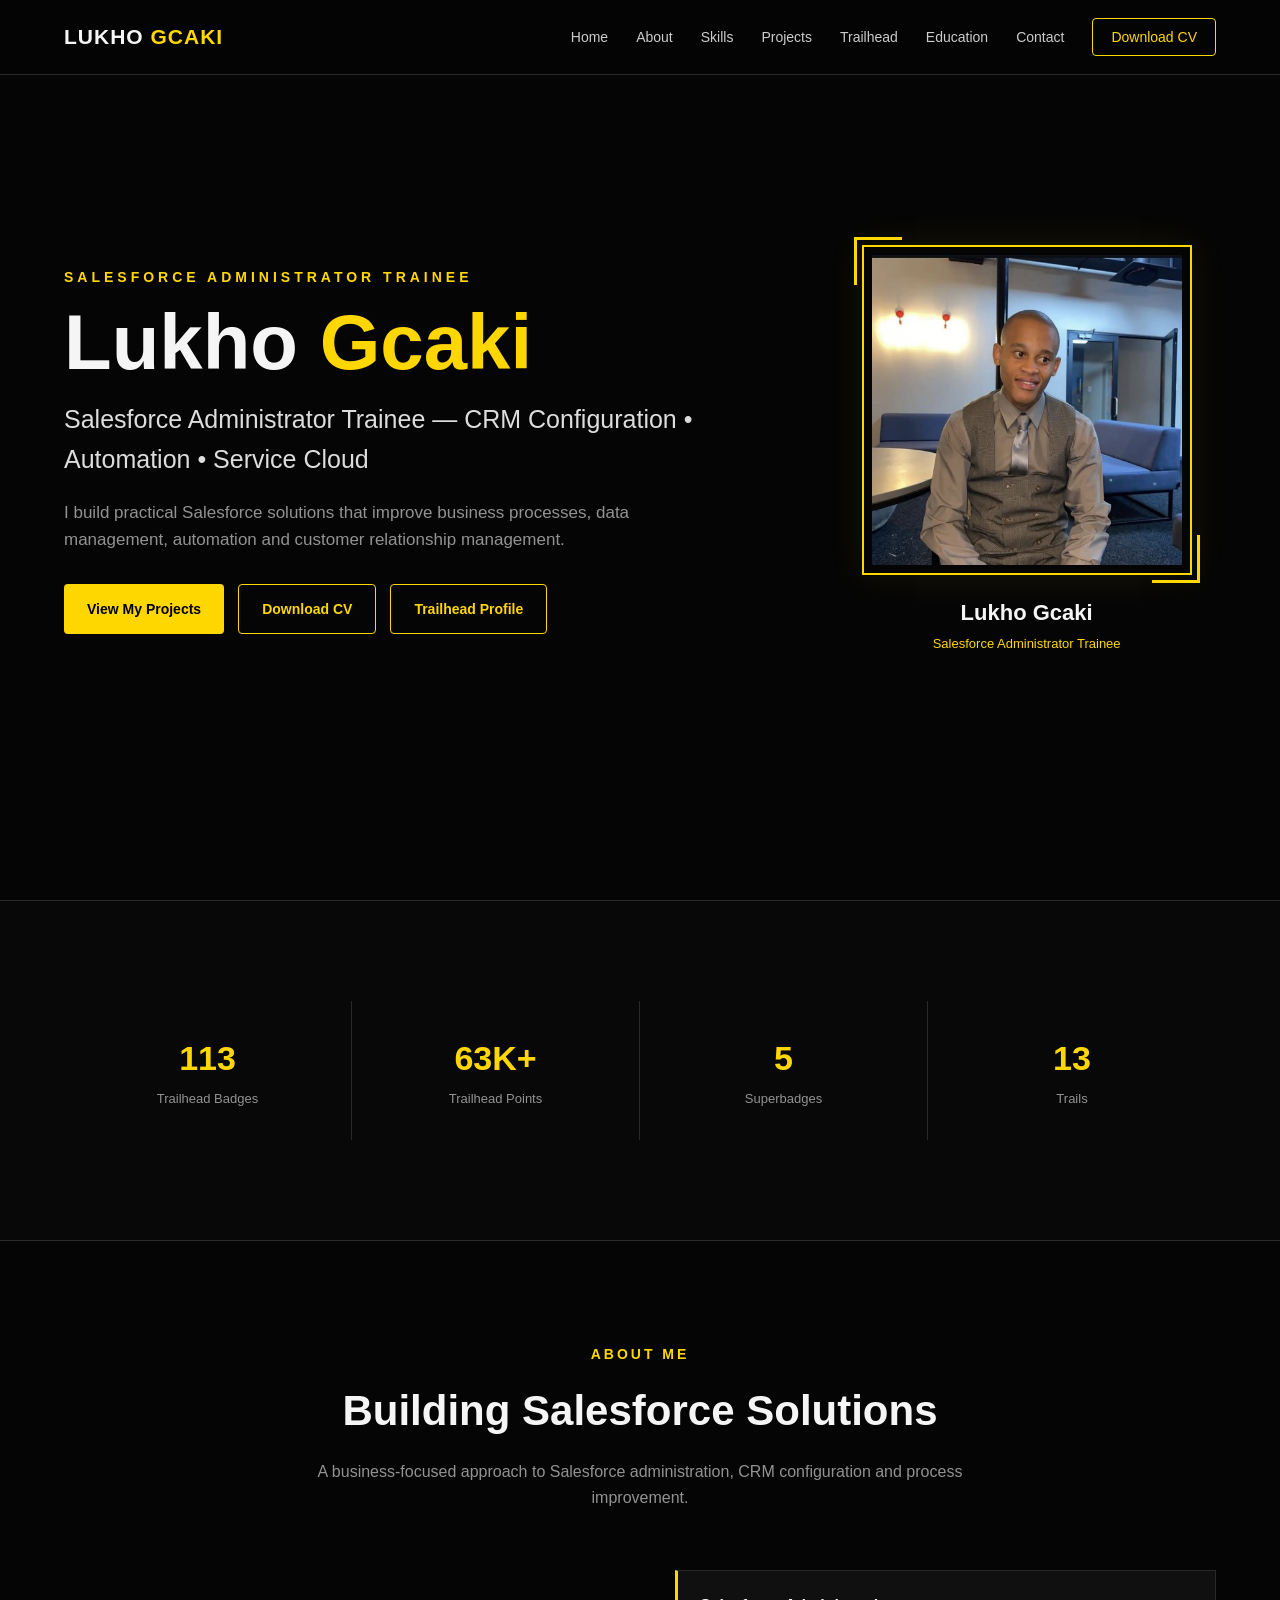
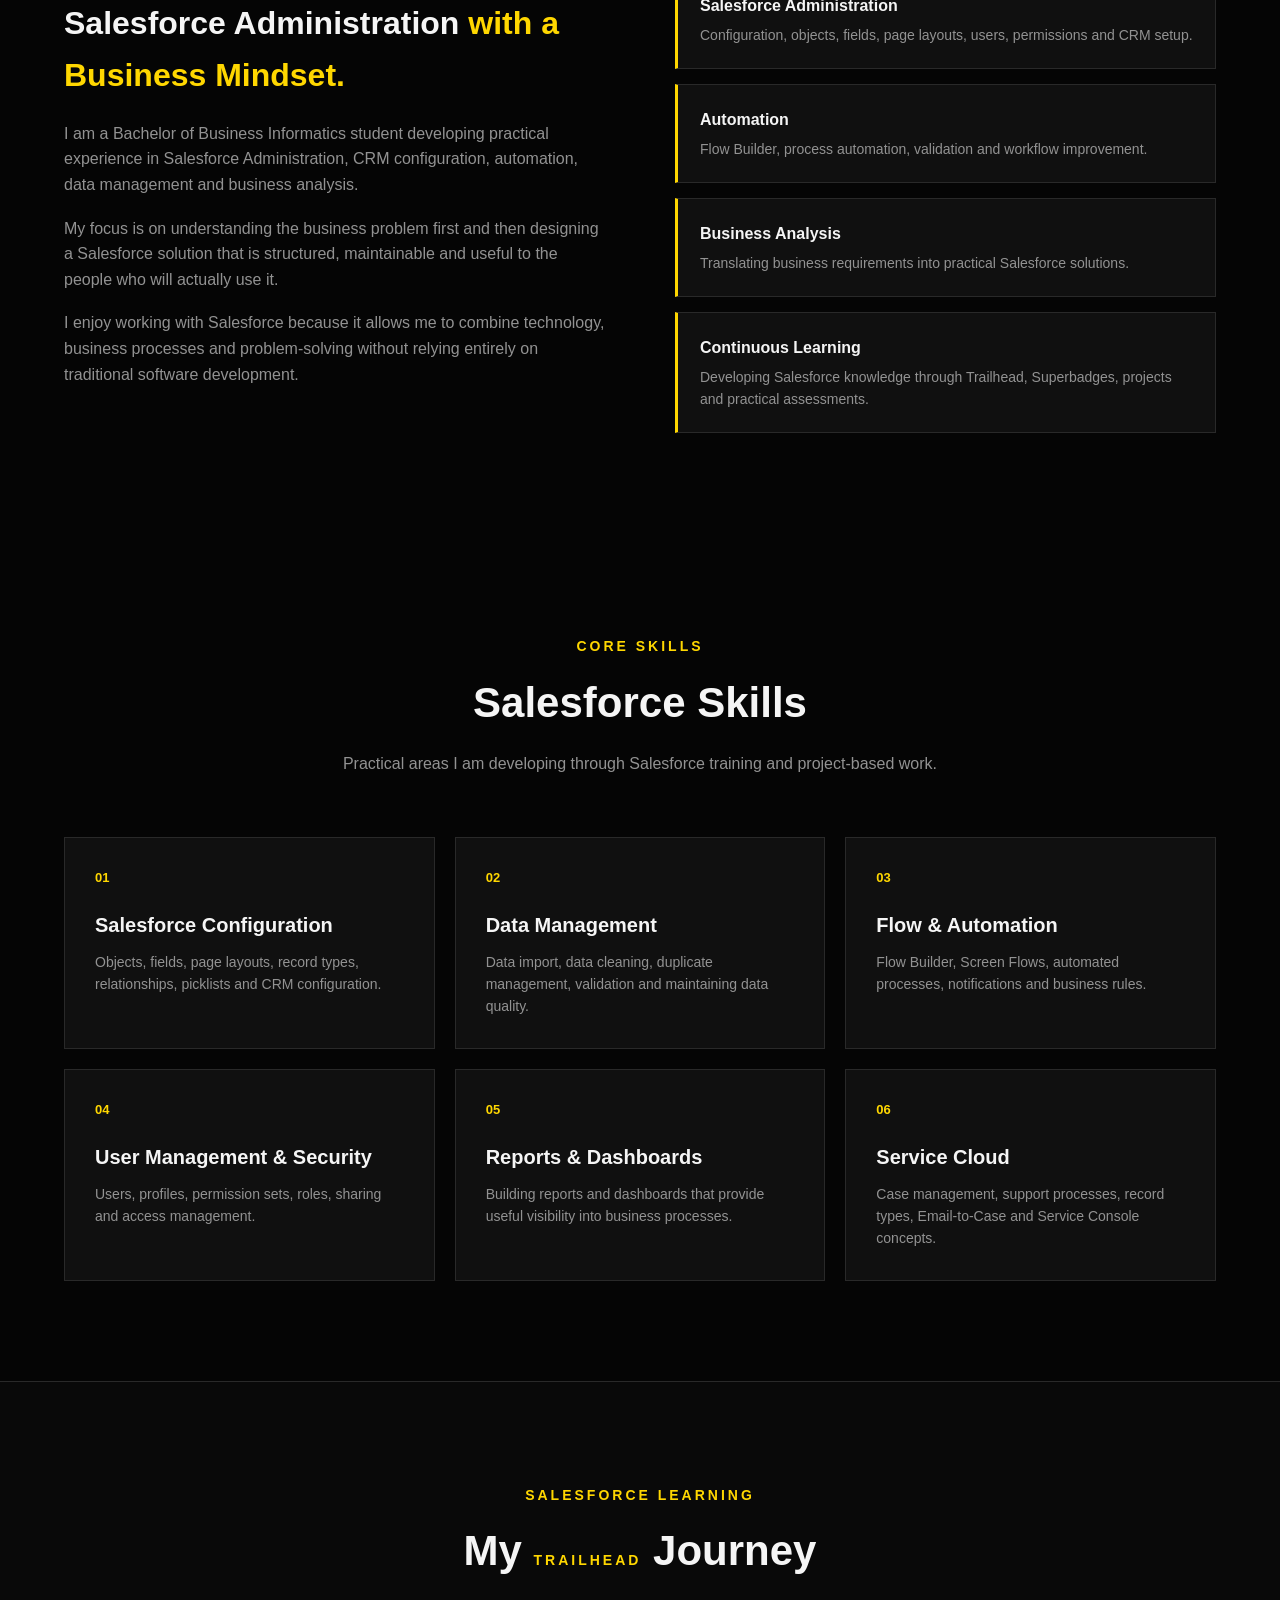
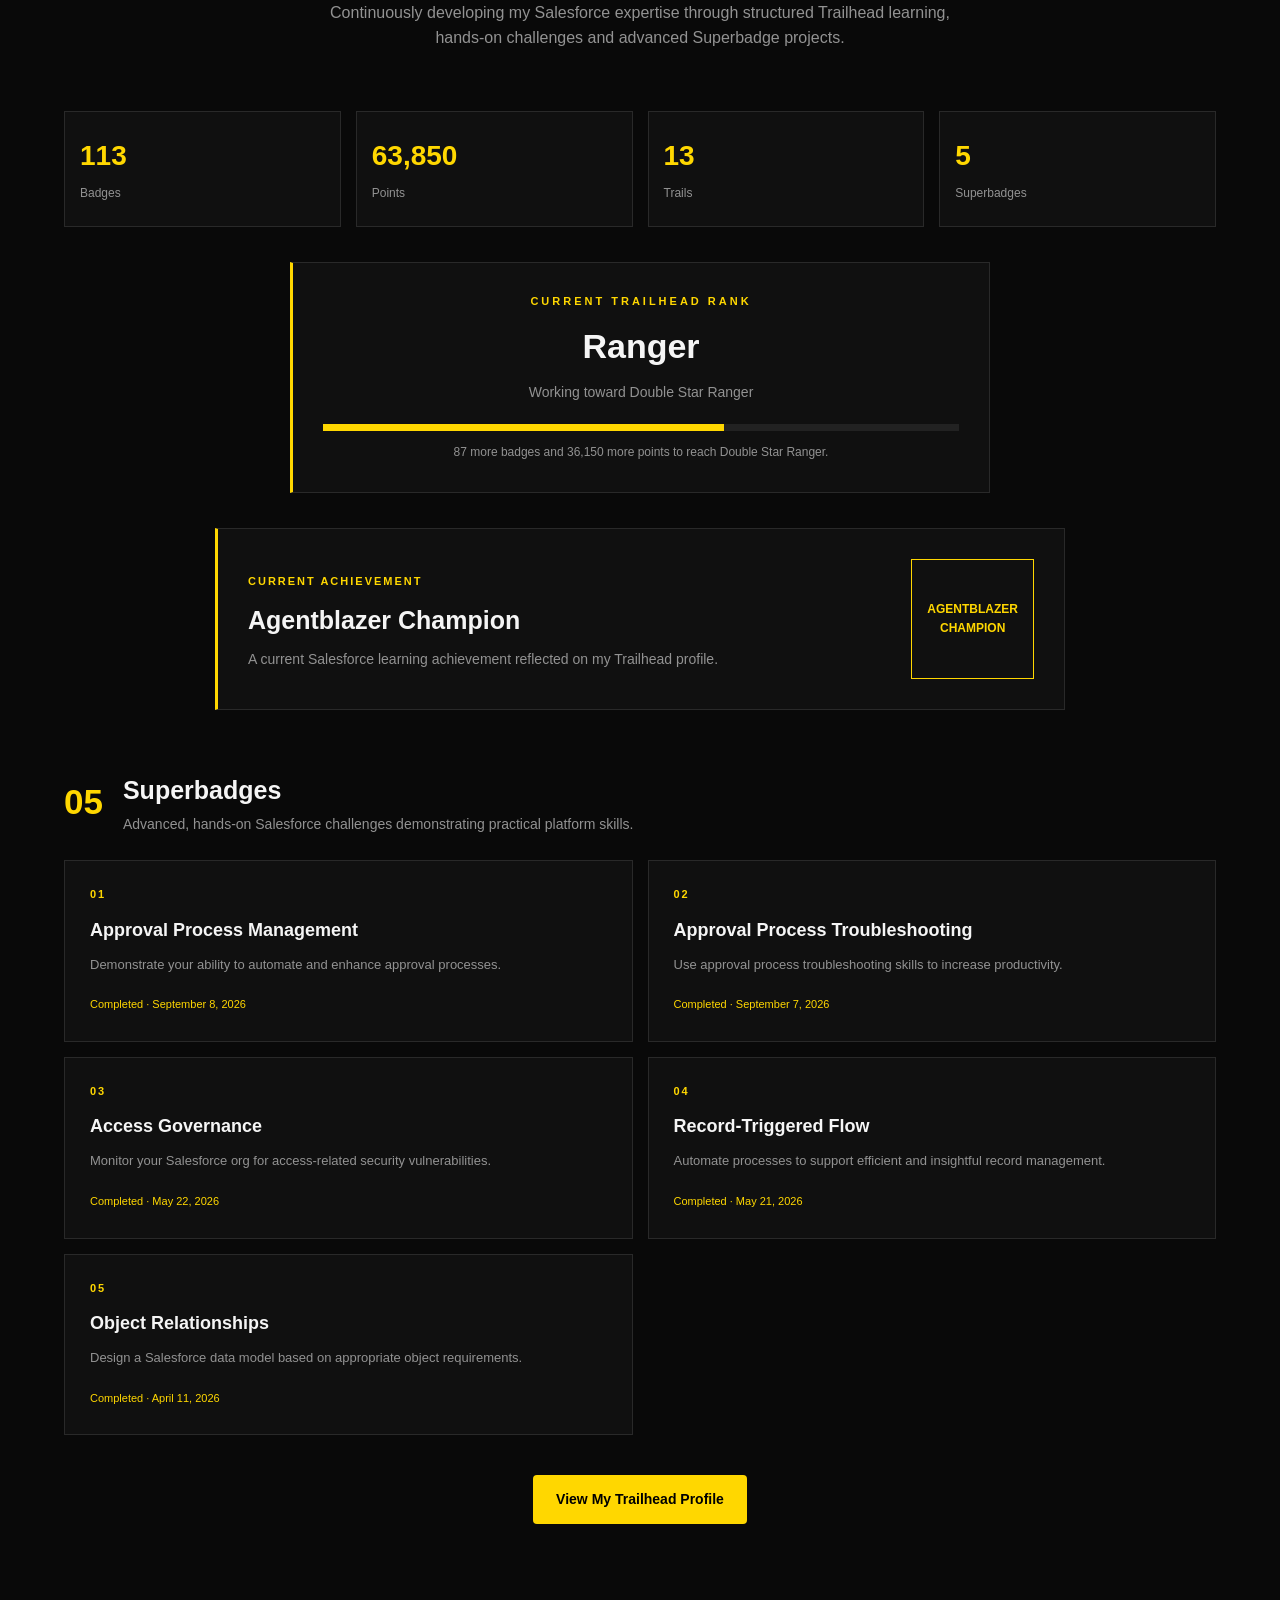
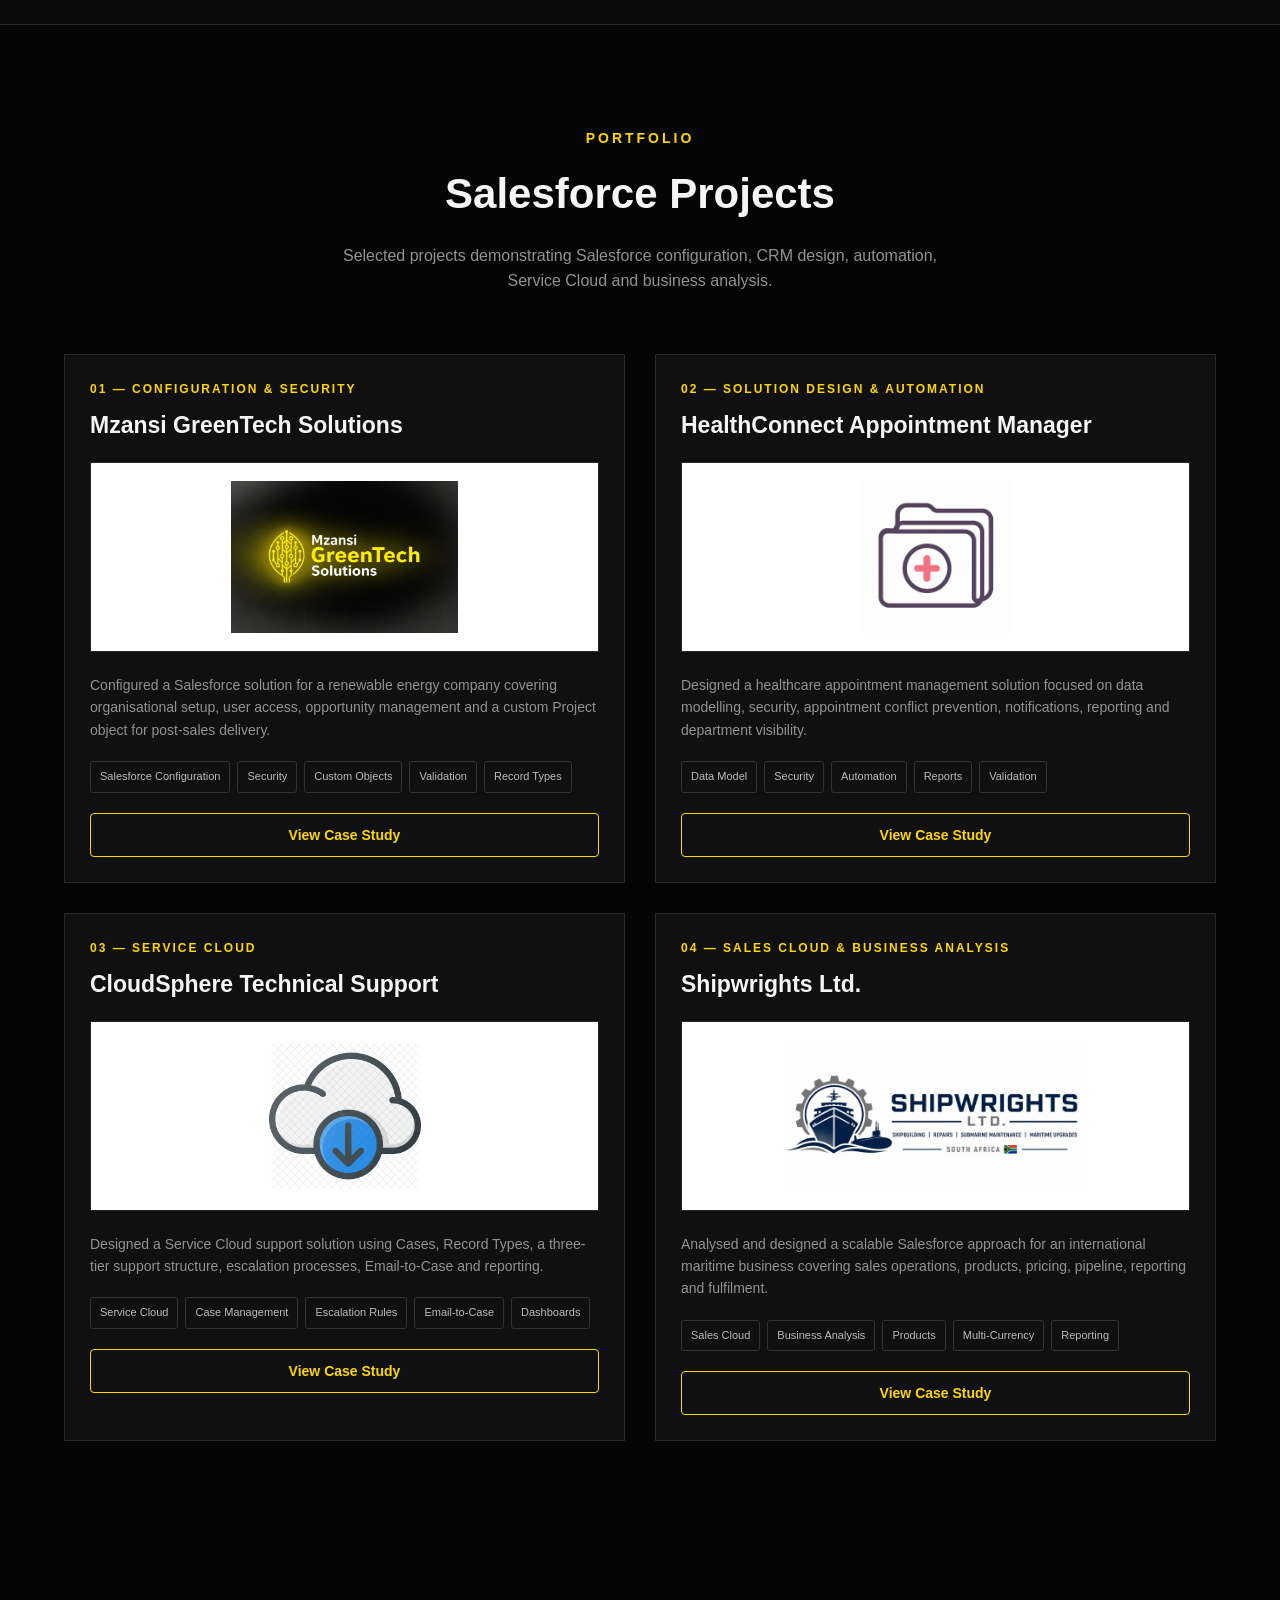
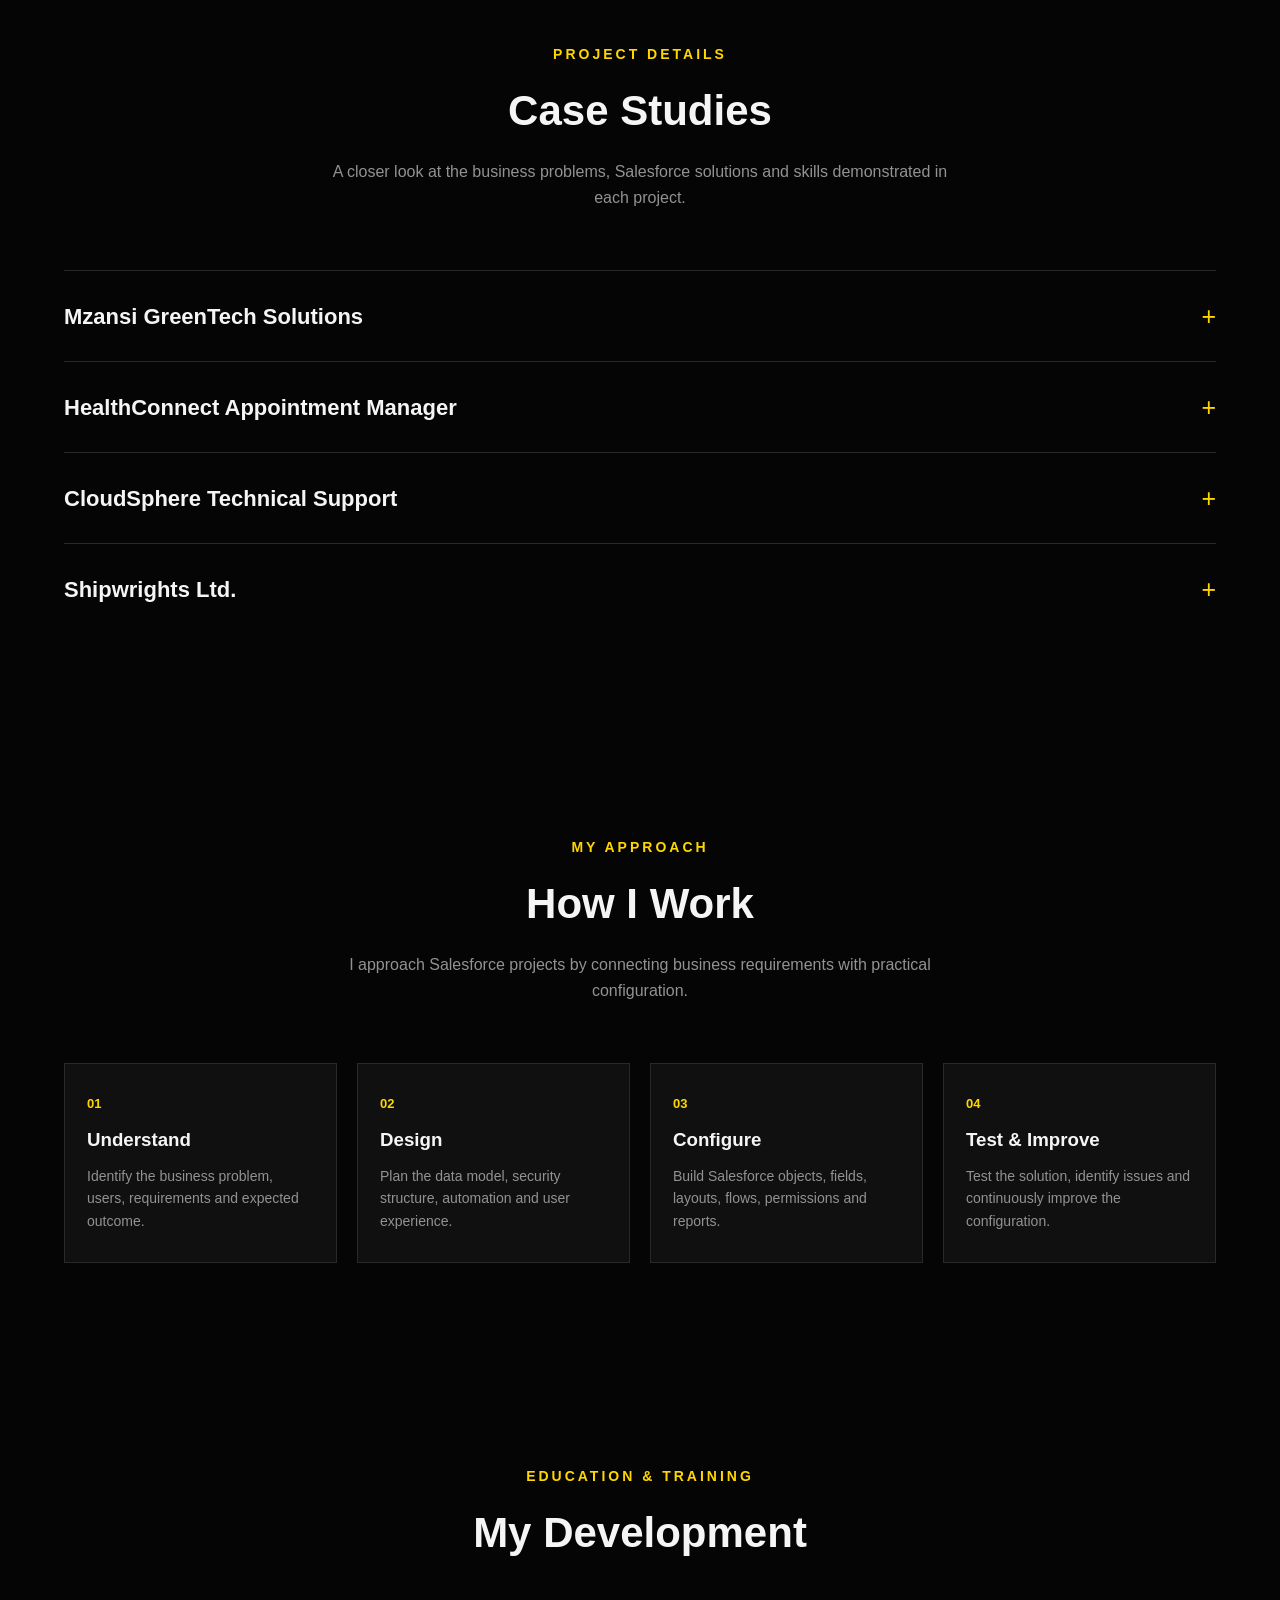
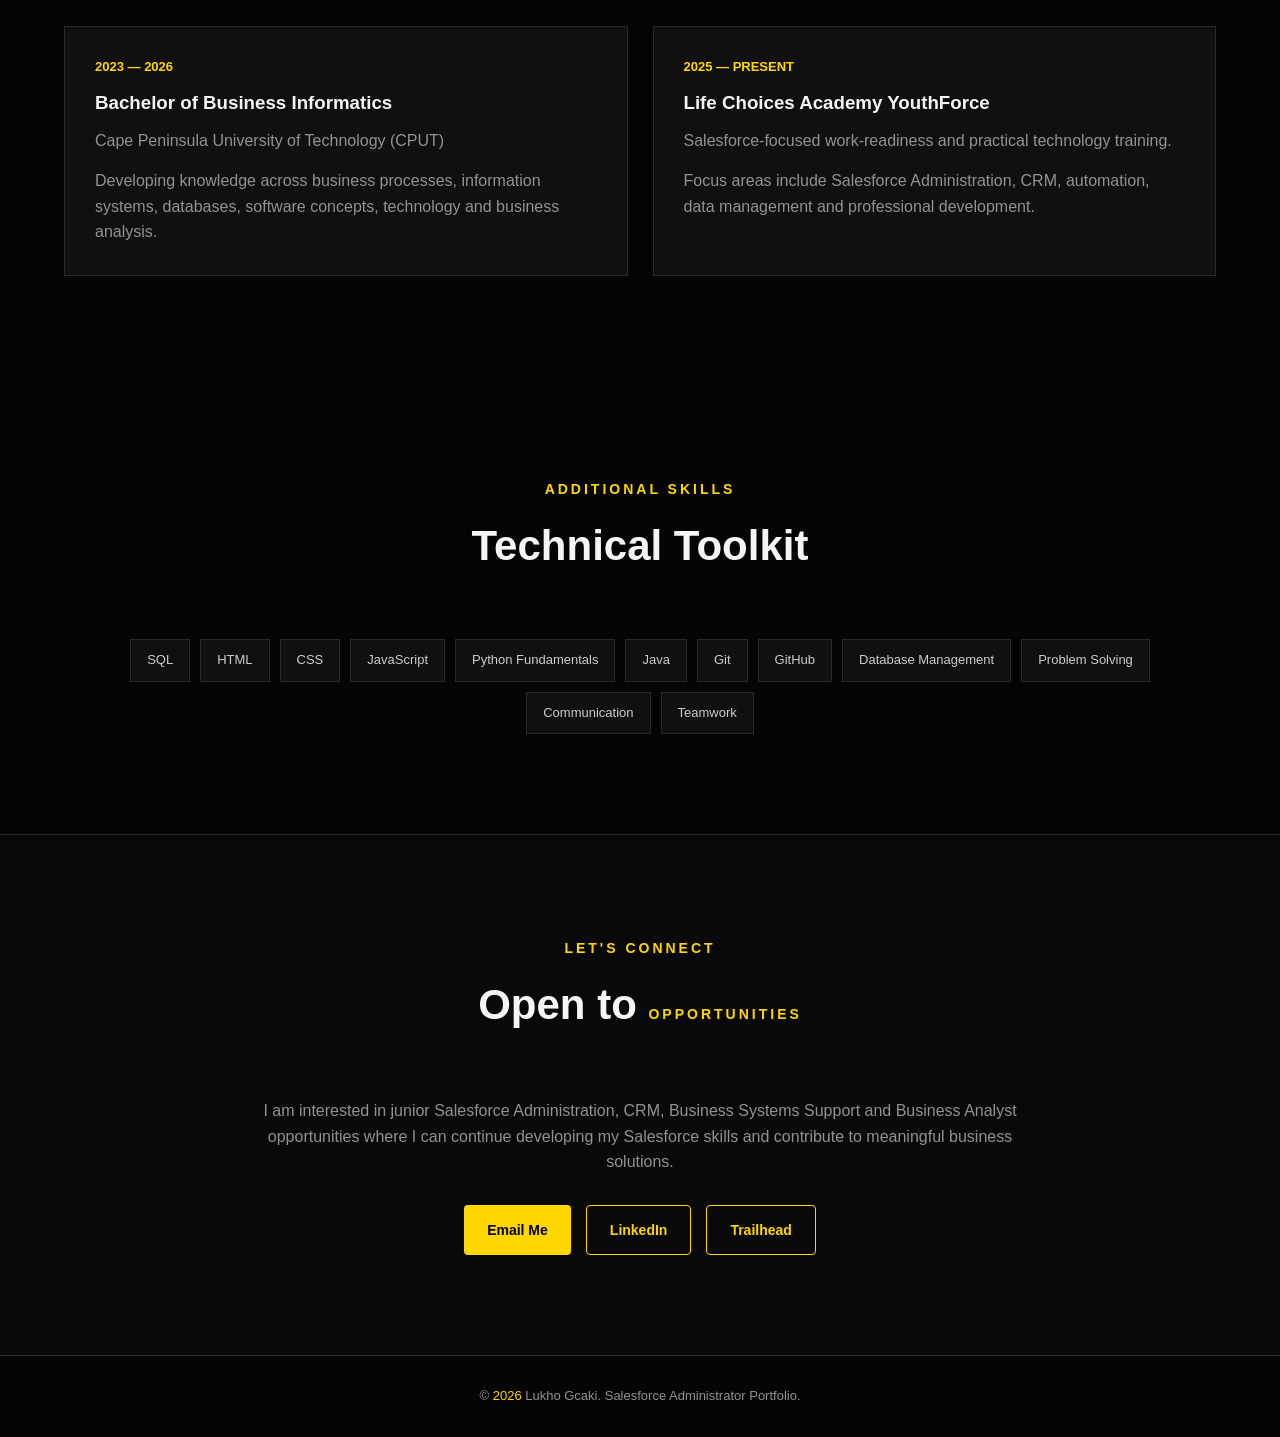
<file: myportfolio (1).html>
<!DOCTYPE html>
<html lang="en">
<head>

    <meta charset="UTF-8">

    <meta name="viewport" content="width=device-width, initial-scale=1.0">

    <meta
        name="description"
        content="Lukho Gcaki - Salesforce Administrator Portfolio. Salesforce Administration, CRM Configuration, Automation, Service Cloud and Business Analysis."
    >

    <meta
        name="keywords"
        content="Salesforce Administrator, Salesforce Admin, CRM, Salesforce South Africa, Cape Town Salesforce, Salesforce Portfolio"
    >

    <meta name="author" content="Lukho Gcaki">

    <title>
        Lukho Gcaki | Salesforce Administrator Portfolio
    </title>


    <style>

        /* =========================================================
           GLOBAL
        ========================================================= */

        * {
            margin: 0;
            padding: 0;
            box-sizing: border-box;
        }

        html {
            scroll-behavior: smooth;
        }

        body {
            font-family: Arial, Helvetica, sans-serif;
            background: #050505;
            color: #f5f5f5;
            line-height: 1.6;
        }

        a {
            text-decoration: none;
            color: inherit;
        }

        img {
            max-width: 100%;
            display: block;
        }

        :root {
            --black: #050505;
            --dark: #0b0b0b;
            --card: #101010;
            --card-hover: #151515;
            --border: #292929;

            --gold: #ffd700;
            --gold-dark: #d4af37;

            --white: #ffffff;
            --light: #d7d7d7;
            --muted: #929292;
        }

        .container {
            width: 90%;
            max-width: 1200px;
            margin: auto;
        }

        section {
            padding: 100px 0;
            scroll-margin-top: 80px;
        }

        .section-title {
            text-align: center;
            margin-bottom: 60px;
        }

        .section-title span {
            color: var(--gold);
            font-size: 14px;
            font-weight: bold;
            letter-spacing: 3px;
            text-transform: uppercase;
        }

        .section-title h2 {
            font-size: 42px;
            margin-top: 10px;
        }

        .section-title p {
            color: var(--muted);
            max-width: 650px;
            margin: 15px auto 0;
        }


        /* =========================================================
           NAVIGATION
        ========================================================= */

        nav {
            position: fixed;
            top: 0;
            left: 0;
            width: 100%;
            height: 75px;

            display: flex;
            align-items: center;

            background: rgba(5, 5, 5, 0.96);
            border-bottom: 1px solid var(--border);

            z-index: 999;
        }

        .nav-container {
            width: 90%;
            max-width: 1200px;
            margin: auto;

            display: flex;
            justify-content: space-between;
            align-items: center;
        }

        .logo {
            font-size: 21px;
            font-weight: 800;
            letter-spacing: 1px;
        }

        .logo span {
            color: var(--gold);
        }

        .nav-links {
            display: flex;
            align-items: center;
            gap: 28px;
            list-style: none;
        }

        .nav-links a {
            color: #ccc;
            font-size: 14px;
            transition: 0.3s;
        }

        .nav-links a:hover {
            color: var(--gold);
        }

        .nav-cv {
            padding: 10px 18px;
            border: 1px solid var(--gold);
            color: var(--gold) !important;
            border-radius: 4px;
        }

        .nav-cv:hover {
            background: var(--gold);
            color: #000 !important;
        }

        .menu-btn {
            display: none;
            font-size: 27px;
            color: var(--gold);
            cursor: pointer;
        }


        /* =========================================================
           HERO
        ========================================================= */

        #home {
            min-height: 100vh;
            display: flex;
            align-items: center;
            padding-top: 100px;
        }

        .hero {
            display: grid;
            grid-template-columns: 1.3fr 0.7fr;
            align-items: center;
            gap: 70px;
        }

        .hero-small {
            color: var(--gold);
            font-size: 14px;
            font-weight: bold;
            letter-spacing: 4px;
            margin-bottom: 15px;
        }

        .hero h1 {
            font-size: clamp(45px, 7vw, 78px);
            line-height: 1;
            margin-bottom: 18px;
        }

        .hero h1 span {
            color: var(--gold);
        }

        .hero h2 {
            font-size: 25px;
            color: #ddd;
            font-weight: 500;
            margin-bottom: 20px;
        }

        .hero-description {
            color: var(--muted);
            max-width: 650px;
            font-size: 17px;
            margin-bottom: 30px;
        }

        .hero-buttons {
            display: flex;
            flex-wrap: wrap;
            gap: 14px;
        }

        .btn {
            display: inline-flex;
            align-items: center;
            justify-content: center;

            padding: 13px 23px;

            border-radius: 4px;

            font-size: 14px;
            font-weight: bold;

            transition: 0.3s;

            cursor: pointer;
        }

        .btn-gold {
            background: var(--gold);
            color: #000;
        }

        .btn-gold:hover {
            background: #fff;
            transform: translateY(-2px);
        }

        .btn-outline {
            border: 1px solid var(--gold);
            color: var(--gold);
            background: transparent;
        }

        .btn-outline:hover {
            background: var(--gold);
            color: #000;
        }

        .profile-container {
            display: flex;
            justify-content: center;
        }

        .profile-wrapper {
            width: 330px;
            height: 330px;

            border: 2px solid var(--gold);

            padding: 8px;

            position: relative;

            box-shadow: 0 0 35px rgba(255, 215, 0, 0.08);
        }

        .profile-wrapper::before {
            content: "";

            position: absolute;

            top: -10px;
            left: -10px;

            width: 45px;
            height: 45px;

            border-top: 3px solid var(--gold);
            border-left: 3px solid var(--gold);
        }

        .profile-wrapper::after {
            content: "";

            position: absolute;

            bottom: -10px;
            right: -10px;

            width: 45px;
            height: 45px;

            border-bottom: 3px solid var(--gold);
            border-right: 3px solid var(--gold);
        }

        .profile-wrapper img {
            width: 100%;
            height: 100%;
            object-fit: cover;
        }

        /* Shown only if no profile photo can load */

        .profile-initials {
            display: none;

            width: 100%;
            height: 100%;

            align-items: center;
            justify-content: center;

            background: #0d0d0d;

            color: var(--gold);

            font-size: 86px;
            font-weight: 800;
            letter-spacing: 4px;
        }

        .profile-name {
            text-align: center;
            margin-top: 20px;
        }

        .profile-name h3 {
            font-size: 22px;
        }

        .profile-name p {
            color: var(--gold);
            font-size: 13px;
            margin-top: 4px;
        }


        /* =========================================================
           STATS
        ========================================================= */

        .stats {
            border-top: 1px solid var(--border);
            border-bottom: 1px solid var(--border);
            background: #080808;
        }

        .stats-grid {
            display: grid;
            grid-template-columns: repeat(4, 1fr);
        }

        .stat {
            padding: 30px 15px;
            text-align: center;
            border-right: 1px solid var(--border);
        }

        .stat:last-child {
            border-right: none;
        }

        .stat h3 {
            color: var(--gold);
            font-size: 34px;
        }

        .stat p {
            color: var(--muted);
            font-size: 13px;
            margin-top: 4px;
        }


        /* =========================================================
           ABOUT
        ========================================================= */

        .about-grid {
            display: grid;
            grid-template-columns: 1fr 1fr;
            gap: 70px;
            align-items: center;
        }

        .about-text h3 {
            font-size: 32px;
            margin-bottom: 20px;
        }

        .about-text h3 span {
            color: var(--gold);
        }

        .about-text p {
            color: var(--muted);
            margin-bottom: 18px;
        }

        .about-highlights {
            display: grid;
            gap: 15px;
        }

        .about-box {
            border: 1px solid var(--border);
            background: var(--card);
            padding: 22px;
            border-left: 3px solid var(--gold);
        }

        .about-box h4 {
            margin-bottom: 5px;
        }

        .about-box p {
            color: var(--muted);
            font-size: 14px;
        }


        /* =========================================================
           SKILLS
        ========================================================= */

        .skills-grid {
            display: grid;
            grid-template-columns: repeat(3, 1fr);
            gap: 20px;
        }

        .skill-card {
            background: var(--card);
            border: 1px solid var(--border);
            padding: 30px;
            transition: 0.3s;
        }

        .skill-card:hover {
            transform: translateY(-5px);
            border-color: var(--gold-dark);
            background: var(--card-hover);
        }

        .skill-number {
            color: var(--gold);
            font-size: 13px;
            font-weight: bold;
            margin-bottom: 20px;
        }

        .skill-card h3 {
            margin-bottom: 10px;
            font-size: 20px;
        }

        .skill-card p {
            color: var(--muted);
            font-size: 14px;
        }


        /* =========================================================
           TRAILHEAD
        ========================================================= */

        .trailhead {
            background: #090909;
            border-top: 1px solid var(--border);
            border-bottom: 1px solid var(--border);
        }

        .trailhead-content {
            max-width: 900px;
            margin: auto;
            text-align: center;
        }

        .trailhead-content > p {
            color: var(--muted);
            max-width: 700px;
            margin: -35px auto 30px;
        }

        .trail-stats {
            display: grid;
            grid-template-columns: repeat(4, 1fr);
            gap: 15px;
            margin-bottom: 35px;
        }

        .trail-stat {
            border: 1px solid var(--border);
            background: var(--card);
            padding: 22px 15px;
            min-width: 0;
            transition: 0.3s;
        }

        .trail-stat:hover {
            border-color: var(--gold-dark);
            transform: translateY(-3px);
        }

        .trail-stat strong {
            display: block;
            color: var(--gold);
            font-size: 28px;
        }

        .trail-stat span {
            color: var(--muted);
            font-size: 12px;
        }


        /* RANK */

        .trail-rank {
            max-width: 700px;
            margin: 0 auto 35px;

            padding: 30px;

            text-align: center;

            background: var(--card);

            border: 1px solid var(--border);
            border-left: 3px solid var(--gold);
        }

        .rank-label {
            color: var(--gold);
            font-size: 11px;
            font-weight: bold;
            letter-spacing: 3px;
        }

        .trail-rank h3 {
            font-size: 34px;
            margin: 8px 0;
        }

        .trail-rank p {
            color: var(--muted);
            font-size: 14px;
        }

        .rank-progress {
            width: 100%;
            height: 7px;

            background: #222;

            margin: 20px 0 12px;

            overflow: hidden;
        }

        /*
            The profile says 87 more badges and
            36,150 more points are required.
            This bar is intentionally visual rather
            than representing an exact Salesforce
            rank percentage.
        */

        .rank-progress-bar {
            width: 63%;
            height: 100%;
            background: var(--gold);
        }

        .rank-next {
            font-size: 12px !important;
        }


        /* AGENTBLAZER */

        .agentblazer-card {
            max-width: 850px;
            margin: 30px auto;

            display: flex;
            justify-content: space-between;
            align-items: center;
            gap: 30px;

            padding: 30px;

            background: var(--card);

            border: 1px solid var(--border);
            border-left: 3px solid var(--gold);

            text-align: left;
        }

        .achievement-label {
            color: var(--gold);
            font-size: 11px;
            font-weight: bold;
            letter-spacing: 2px;
        }

        .agentblazer-card h3 {
            font-size: 25px;
            margin: 8px 0;
        }

        .agentblazer-card p {
            color: var(--muted);
            font-size: 14px;
            max-width: 600px;
        }

        .achievement-badge {
            min-width: 120px;
            height: 120px;

            display: flex;
            align-items: center;
            justify-content: center;

            border: 1px solid var(--gold);

            color: var(--gold);

            font-size: 12px;
            font-weight: bold;
            text-align: center;

            padding: 15px;
        }


        /* SUPERBADGES */

        .superbadges {
            margin-top: 60px;
            text-align: left;
        }

        .superbadges-heading {
            display: flex;
            align-items: center;
            gap: 20px;

            margin-bottom: 25px;
        }

        .superbadges-heading > span {
            color: var(--gold);
            font-size: 35px;
            font-weight: bold;
        }

        .superbadges-heading h3 {
            font-size: 25px;
        }

        .superbadges-heading p {
            color: var(--muted);
            font-size: 14px;
            margin-top: 3px;
        }

        .superbadge-grid {
            display: grid;
            grid-template-columns: repeat(2, 1fr);
            gap: 15px;
        }

        .superbadge-card {
            background: var(--card);
            border: 1px solid var(--border);

            padding: 25px;

            transition: 0.3s;
        }

        .superbadge-card:hover {
            border-color: var(--gold-dark);
            transform: translateY(-3px);
        }

        .superbadge-number {
            color: var(--gold);
            font-size: 11px;
            font-weight: bold;
            letter-spacing: 2px;
            margin-bottom: 12px;
        }

        .superbadge-card h4 {
            font-size: 18px;
            margin-bottom: 10px;
        }

        .superbadge-card p {
            color: var(--muted);
            font-size: 13px;
            margin-bottom: 15px;
        }

        .completed {
            color: var(--gold);
            font-size: 11px;
        }

        .trailhead-button {
            text-align: center;
            margin-top: 40px;
        }


        /* =========================================================
           PROJECTS
        ========================================================= */

        .projects-grid {
            display: grid;
            grid-template-columns: repeat(2, 1fr);
            gap: 30px;
        }

        .project-card {
            background: var(--card);
            border: 1px solid var(--border);
            padding: 25px;
            transition: 0.3s;
        }

        .project-card:hover {
            transform: translateY(-5px);
            border-color: var(--gold-dark);
        }

        .project-number {
            color: var(--gold);
            font-size: 12px;
            font-weight: bold;
            letter-spacing: 2px;
            margin-bottom: 8px;
        }

        .project-card h3 {
            font-size: 23px;
            margin-bottom: 18px;
        }

        /*
            Logos are different shapes, so the image sits
            on a fixed-height plate and is scaled to fit
            (contain) instead of being cropped (cover).
        */

        .project-logo {
            width: 100%;
            height: 190px;

            margin: 0 0 22px;

            display: flex;
            align-items: center;
            justify-content: center;

            padding: 18px;

            background: #ffffff;

            border: 1px solid var(--border);
        }

        .project-logo img {
            max-width: 100%;
            max-height: 100%;
            object-fit: contain;
        }

        .project-description {
            color: var(--muted);
            font-size: 14px;
            margin-bottom: 20px;
        }

        .tags {
            display: flex;
            flex-wrap: wrap;
            gap: 7px;
            margin-bottom: 20px;
        }

        .tag {
            padding: 6px 9px;
            border: 1px solid #333;
            color: #bbb;
            font-size: 11px;
            border-radius: 3px;
        }

        .case-study-btn {
            width: 100%;
        }


        /* =========================================================
           CASE STUDIES
        ========================================================= */

        .case-study {
            border-top: 1px solid var(--border);
        }

        .case-study-header {
            display: flex;
            justify-content: space-between;
            align-items: center;
            gap: 20px;

            padding: 25px 0;

            cursor: pointer;
        }

        .case-study-header h3 {
            font-size: 22px;
        }

        .case-study-header span {
            color: var(--gold);
            font-size: 25px;
        }

        .case-study-content {
            display: none;
            padding: 0 0 35px;
        }

        .case-study-content.active {
            display: block;
        }

        .case-grid {
            display: grid;
            grid-template-columns: repeat(2, 1fr);
            gap: 20px;
        }

        .case-box {
            background: var(--card);
            border: 1px solid var(--border);
            padding: 25px;
        }

        .case-box h4 {
            color: var(--gold);
            margin-bottom: 10px;
        }

        .case-box p {
            color: var(--muted);
            font-size: 14px;
        }


        /* =========================================================
           PROCESS
        ========================================================= */

        .process-grid {
            display: grid;
            grid-template-columns: repeat(4, 1fr);
            gap: 20px;
        }

        .process-step {
            position: relative;
            background: var(--card);
            border: 1px solid var(--border);
            padding: 30px 22px;
        }

        .process-step-number {
            color: var(--gold);
            font-size: 13px;
            font-weight: bold;
        }

        .process-step h3 {
            margin: 10px 0;
        }

        .process-step p {
            color: var(--muted);
            font-size: 14px;
        }


        /* =========================================================
           EDUCATION
        ========================================================= */

        .education-grid {
            display: grid;
            grid-template-columns: 1fr 1fr;
            gap: 25px;
        }

        .education-card {
            border: 1px solid var(--border);
            background: var(--card);
            padding: 30px;
        }

        .education-card .year {
            color: var(--gold);
            font-size: 13px;
            font-weight: bold;
        }

        .education-card h3 {
            margin: 10px 0;
        }

        .education-card p {
            color: var(--muted);
        }


        /* =========================================================
           TECHNICAL SKILLS
        ========================================================= */

        .technical-list {
            display: flex;
            flex-wrap: wrap;
            justify-content: center;
            gap: 10px;
        }

        .technical-item {
            border: 1px solid var(--border);
            padding: 10px 16px;
            background: var(--card);
            color: #ccc;
            font-size: 13px;
            transition: 0.3s;
        }

        .technical-item:hover {
            border-color: var(--gold);
            color: var(--gold);
        }


        /* =========================================================
           CONTACT
        ========================================================= */

        .contact {
            background: #090909;
            border-top: 1px solid var(--border);
        }

        .contact-box {
            max-width: 800px;
            margin: auto;
            text-align: center;
        }

        .contact-box h2 {
            font-size: 42px;
            margin-bottom: 15px;
        }

        .contact-box h2 span {
            color: var(--gold);
        }

        .contact-box p {
            color: var(--muted);
            margin-bottom: 30px;
        }

        .contact-links {
            display: flex;
            justify-content: center;
            gap: 15px;
            flex-wrap: wrap;
        }


        /* =========================================================
           FOOTER
        ========================================================= */

        footer {
            border-top: 1px solid var(--border);
            padding: 30px 0;
            text-align: center;
            color: var(--muted);
            font-size: 13px;
        }

        footer span {
            color: var(--gold);
        }


        /* =========================================================
           RESPONSIVE
        ========================================================= */

        @media (max-width: 900px) {

            .hero {
                grid-template-columns: 1fr;
                text-align: center;
            }

            .hero-description {
                margin-left: auto;
                margin-right: auto;
            }

            .hero-buttons {
                justify-content: center;
            }

            .profile-container {
                order: -1;
            }

            .profile-wrapper {
                width: 280px;
                height: 280px;
            }

            .about-grid {
                grid-template-columns: 1fr;
            }

            .skills-grid {
                grid-template-columns: repeat(2, 1fr);
            }

            .projects-grid {
                grid-template-columns: 1fr;
            }

            .process-grid {
                grid-template-columns: repeat(2, 1fr);
            }

            .trail-stats {
                grid-template-columns: repeat(2, 1fr);
            }

            .superbadge-grid {
                grid-template-columns: 1fr;
            }

        }


        @media (max-width: 700px) {

            .nav-links {
                position: absolute;

                top: 75px;
                left: 0;

                width: 100%;

                background: #080808;

                display: none;
                flex-direction: column;

                padding: 25px;

                border-bottom: 1px solid var(--border);
            }

            .nav-links.active {
                display: flex;
            }

            .menu-btn {
                display: block;
            }

            .stats-grid {
                grid-template-columns: repeat(2, 1fr);
            }

            .stat:nth-child(2) {
                border-right: none;
            }

            .stat:nth-child(3) {
                border-top: 1px solid var(--border);
            }

            .stat:nth-child(4) {
                border-top: 1px solid var(--border);
                border-right: none;
            }

            .skills-grid {
                grid-template-columns: 1fr;
            }

            .process-grid {
                grid-template-columns: 1fr;
            }

            .education-grid {
                grid-template-columns: 1fr;
            }

            .case-grid {
                grid-template-columns: 1fr;
            }

            .trail-stats {
                grid-template-columns: 1fr 1fr;
            }

            .agentblazer-card {
                flex-direction: column;
                text-align: center;
            }

            .achievement-badge {
                min-width: 100px;
                height: 100px;
            }

            .superbadges {
                text-align: left;
            }

            .project-logo {
                height: 160px;
            }

            section {
                padding: 75px 0;
            }

            .section-title h2 {
                font-size: 32px;
            }

            .contact-box h2 {
                font-size: 32px;
            }

            .hero h2 {
                font-size: 20px;
            }

            .profile-wrapper {
                width: 250px;
                height: 250px;
            }

        }

    </style>

</head>


<body>


<!-- ============================================================
     NAVIGATION
============================================================ -->

<nav>

    <div class="nav-container">

        <a href="#home" class="logo">
            LUKHO <span>GCAKI</span>
        </a>

        <div class="menu-btn" id="menuBtn">
            ☰
        </div>

        <ul class="nav-links" id="navLinks">

            <li>
                <a href="#home">Home</a>
            </li>

            <li>
                <a href="#about">About</a>
            </li>

            <li>
                <a href="#skills">Skills</a>
            </li>

            <li>
                <a href="#projects">Projects</a>
            </li>

            <li>
                <a href="#trailhead">Trailhead</a>
            </li>

            <li>
                <a href="#education">Education</a>
            </li>

            <li>
                <a href="#contact">Contact</a>
            </li>

            <li>
                <a
                    href="[data-uri]"
                    class="nav-cv"
                    download="Lukho_Gcaki_CV.pdf">
                    Download CV
                </a>
            </li>

        </ul>

    </div>

</nav>


<!-- ============================================================
     HERO
============================================================ -->

<section id="home">

    <div class="container hero">

        <div class="hero-content">

            <div class="hero-small">
                SALESFORCE ADMINISTRATOR TRAINEE
            </div>

            <h1>
                Lukho <span>Gcaki</span>
            </h1>

            <h2>
                Salesforce Administrator Trainee
                — CRM Configuration • Automation • Service Cloud
            </h2>

            <p class="hero-description">
                I build practical Salesforce solutions that improve
                business processes, data management, automation and
                customer relationship management.
            </p>

            <div class="hero-buttons">

                <a
                    href="#projects"
                    class="btn btn-gold">
                    View My Projects
                </a>

                <a
                    href="[data-uri]"
                    class="btn btn-outline"
                    download="Lukho_Gcaki_CV.pdf">
                    Download CV
                </a>

                <a
                    href="https://www.salesforce.com/trailblazer/dg696benb0l759ne0r"
                    target="_blank"
                    rel="noopener noreferrer"
                    class="btn btn-outline">
                    Trailhead Profile
                </a>

            </div>

        </div>


        <div class="profile-container">

            <div>

                <div class="profile-wrapper">

                    <!--
                        PROFILE PHOTO

                        Embedded directly as base64 image data, so it
                        displays for anyone who opens this file -
                        no separate image file needed, nothing that
                        can go missing when you share it.
                    -->

                    <img
                        id="profilePhoto"
                        src="[data-uri]"
                        alt="Lukho Gcaki - Salesforce Administrator">

                    <div class="profile-initials" id="profileInitials" style="display:none;">
                        LG
                    </div>

                </div>

                <div class="profile-name">

                    <h3>
                        Lukho Gcaki
                    </h3>

                    <p>
                        Salesforce Administrator Trainee
                    </p>

                </div>

            </div>

        </div>

    </div>

</section>


<!-- ============================================================
     PORTFOLIO STATS
============================================================ -->

<section class="stats">

    <div class="container stats-grid">


        <div class="stat">

            <h3>
                113
            </h3>

            <p>
                Trailhead Badges
            </p>

        </div>


        <div class="stat">

            <h3>
                63K+
            </h3>

            <p>
                Trailhead Points
            </p>

        </div>


        <div class="stat">

            <h3>
                5
            </h3>

            <p>
                Superbadges
            </p>

        </div>


        <div class="stat">

            <h3>
                13
            </h3>

            <p>
                Trails
            </p>

        </div>


    </div>

</section>


<!-- ============================================================
     ABOUT
============================================================ -->

<section id="about">

    <div class="container">

        <div class="section-title">

            <span>
                About Me
            </span>

            <h2>
                Building Salesforce Solutions
            </h2>

            <p>
                A business-focused approach to Salesforce administration,
                CRM configuration and process improvement.
            </p>

        </div>


        <div class="about-grid">

            <div class="about-text">

                <h3>
                    Salesforce Administration
                    <span>with a Business Mindset.</span>
                </h3>

                <p>
                    I am a Bachelor of Business Informatics student
                    developing practical experience in Salesforce
                    Administration, CRM configuration, automation,
                    data management and business analysis.
                </p>

                <p>
                    My focus is on understanding the business problem
                    first and then designing a Salesforce solution that
                    is structured, maintainable and useful to the people
                    who will actually use it.
                </p>

                <p>
                    I enjoy working with Salesforce because it allows me
                    to combine technology, business processes and
                    problem-solving without relying entirely on
                    traditional software development.
                </p>

            </div>


            <div class="about-highlights">


                <div class="about-box">

                    <h4>
                        Salesforce Administration
                    </h4>

                    <p>
                        Configuration, objects, fields, page layouts,
                        users, permissions and CRM setup.
                    </p>

                </div>


                <div class="about-box">

                    <h4>
                        Automation
                    </h4>

                    <p>
                        Flow Builder, process automation, validation
                        and workflow improvement.
                    </p>

                </div>


                <div class="about-box">

                    <h4>
                        Business Analysis
                    </h4>

                    <p>
                        Translating business requirements into practical
                        Salesforce solutions.
                    </p>

                </div>


                <div class="about-box">

                    <h4>
                        Continuous Learning
                    </h4>

                    <p>
                        Developing Salesforce knowledge through Trailhead,
                        Superbadges, projects and practical assessments.
                    </p>

                </div>


            </div>

        </div>

    </div>

</section>


<!-- ============================================================
     SKILLS
============================================================ -->

<section id="skills">

    <div class="container">

        <div class="section-title">

            <span>
                Core Skills
            </span>

            <h2>
                Salesforce Skills
            </h2>

            <p>
                Practical areas I am developing through Salesforce
                training and project-based work.
            </p>

        </div>


        <div class="skills-grid">


            <div class="skill-card">

                <div class="skill-number">
                    01
                </div>

                <h3>
                    Salesforce Configuration
                </h3>

                <p>
                    Objects, fields, page layouts, record types,
                    relationships, picklists and CRM configuration.
                </p>

            </div>


            <div class="skill-card">

                <div class="skill-number">
                    02
                </div>

                <h3>
                    Data Management
                </h3>

                <p>
                    Data import, data cleaning, duplicate management,
                    validation and maintaining data quality.
                </p>

            </div>


            <div class="skill-card">

                <div class="skill-number">
                    03
                </div>

                <h3>
                    Flow & Automation
                </h3>

                <p>
                    Flow Builder, Screen Flows, automated processes,
                    notifications and business rules.
                </p>

            </div>


            <div class="skill-card">

                <div class="skill-number">
                    04
                </div>

                <h3>
                    User Management & Security
                </h3>

                <p>
                    Users, profiles, permission sets, roles,
                    sharing and access management.
                </p>

            </div>


            <div class="skill-card">

                <div class="skill-number">
                    05
                </div>

                <h3>
                    Reports & Dashboards
                </h3>

                <p>
                    Building reports and dashboards that provide
                    useful visibility into business processes.
                </p>

            </div>


            <div class="skill-card">

                <div class="skill-number">
                    06
                </div>

                <h3>
                    Service Cloud
                </h3>

                <p>
                    Case management, support processes, record types,
                    Email-to-Case and Service Console concepts.
                </p>

            </div>


        </div>

    </div>

</section>


<!-- ============================================================
     TRAILHEAD
============================================================ -->

<section id="trailhead" class="trailhead">

    <div class="container">

        <div class="section-title">

            <span>
                Salesforce Learning
            </span>

            <h2>
                My <span>Trailhead</span> Journey
            </h2>

            <p>
                Continuously developing my Salesforce expertise through
                structured Trailhead learning, hands-on challenges and
                advanced Superbadge projects.
            </p>

        </div>


        <!-- TRAILHEAD STATISTICS -->

        <div class="trail-stats">


            <div class="trail-stat">

                <strong>
                    113
                </strong>

                <span>
                    Badges
                </span>

            </div>


            <div class="trail-stat">

                <strong>
                    63,850
                </strong>

                <span>
                    Points
                </span>

            </div>


            <div class="trail-stat">

                <strong>
                    13
                </strong>

                <span>
                    Trails
                </span>

            </div>


            <div class="trail-stat">

                <strong>
                    5
                </strong>

                <span>
                    Superbadges
                </span>

            </div>


        </div>


        <!-- CURRENT RANK -->

        <div class="trail-rank">

            <div class="rank-label">
                CURRENT TRAILHEAD RANK
            </div>

            <h3>
                Ranger
            </h3>

            <p>
                Working toward Double Star Ranger
            </p>

            <div class="rank-progress">

                <div class="rank-progress-bar"></div>

            </div>

            <p class="rank-next">

                87 more badges and 36,150 more points
                to reach Double Star Ranger.

            </p>

        </div>


        <!-- AGENTBLAZER -->

        <div class="agentblazer-card">

            <div>

                <span class="achievement-label">
                    CURRENT ACHIEVEMENT
                </span>

                <h3>
                    Agentblazer Champion
                </h3>

                <p>
                    A current Salesforce learning achievement
                    reflected on my Trailhead profile.
                </p>

            </div>


            <div class="achievement-badge">

                AGENTBLAZER
                <br>
                CHAMPION

            </div>

        </div>


        <!-- SUPERBADGES -->

        <div class="superbadges">

            <div class="superbadges-heading">

                <span>
                    05
                </span>

                <div>

                    <h3>
                        Superbadges
                    </h3>

                    <p>
                        Advanced, hands-on Salesforce challenges
                        demonstrating practical platform skills.
                    </p>

                </div>

            </div>


            <div class="superbadge-grid">


                <!-- SUPERBADGE 01 -->

                <div class="superbadge-card">

                    <div class="superbadge-number">
                        01
                    </div>

                    <h4>
                        Approval Process Management
                    </h4>

                    <p>
                        Demonstrate your ability to automate and
                        enhance approval processes.
                    </p>

                    <span class="completed">
                        Completed · September 8, 2026
                    </span>

                </div>


                <!-- SUPERBADGE 02 -->

                <div class="superbadge-card">

                    <div class="superbadge-number">
                        02
                    </div>

                    <h4>
                        Approval Process Troubleshooting
                    </h4>

                    <p>
                        Use approval process troubleshooting skills
                        to increase productivity.
                    </p>

                    <span class="completed">
                        Completed · September 7, 2026
                    </span>

                </div>


                <!-- SUPERBADGE 03 -->

                <div class="superbadge-card">

                    <div class="superbadge-number">
                        03
                    </div>

                    <h4>
                        Access Governance
                    </h4>

                    <p>
                        Monitor your Salesforce org for
                        access-related security vulnerabilities.
                    </p>

                    <span class="completed">
                        Completed · May 22, 2026
                    </span>

                </div>


                <!-- SUPERBADGE 04 -->

                <div class="superbadge-card">

                    <div class="superbadge-number">
                        04
                    </div>

                    <h4>
                        Record-Triggered Flow
                    </h4>

                    <p>
                        Automate processes to support efficient
                        and insightful record management.
                    </p>

                    <span class="completed">
                        Completed · May 21, 2026
                    </span>

                </div>


                <!-- SUPERBADGE 05 -->

                <div class="superbadge-card">

                    <div class="superbadge-number">
                        05
                    </div>

                    <h4>
                        Object Relationships
                    </h4>

                    <p>
                        Design a Salesforce data model based on
                        appropriate object requirements.
                    </p>

                    <span class="completed">
                        Completed · April 11, 2026
                    </span>

                </div>


            </div>

        </div>


        <!-- TRAILHEAD PROFILE BUTTON -->

        <div class="trailhead-button">

            <a
                href="https://www.salesforce.com/trailblazer/dg696benb0l759ne0r"
                target="_blank"
                rel="noopener noreferrer"
                class="btn btn-gold">

                View My Trailhead Profile

            </a>

        </div>

    </div>

</section>


<!-- ============================================================
     PROJECTS
============================================================ -->

<section id="projects">

    <div class="container">

        <div class="section-title">

            <span>
                Portfolio
            </span>

            <h2>
                Salesforce Projects
            </h2>

            <p>
                Selected projects demonstrating Salesforce configuration,
                CRM design, automation, Service Cloud and business analysis.
            </p>

        </div>


        <div class="projects-grid">


            <!-- ==================================================
                 PROJECT 01
            ================================================== -->

            <div class="project-card">

                <div class="project-number">
                    01 — CONFIGURATION & SECURITY
                </div>

                <h3>
                    Mzansi GreenTech Solutions
                </h3>

                <div class="project-logo">

                    <img
                        src="[data-uri]"
                        alt="Mzansi GreenTech Solutions logo"
                        loading="lazy">

                </div>

                <p class="project-description">

                    Configured a Salesforce solution for a renewable
                    energy company covering organisational setup,
                    user access, opportunity management and a custom
                    Project object for post-sales delivery.

                </p>

                <div class="tags">

                    <span class="tag">
                        Salesforce Configuration
                    </span>

                    <span class="tag">
                        Security
                    </span>

                    <span class="tag">
                        Custom Objects
                    </span>

                    <span class="tag">
                        Validation
                    </span>

                    <span class="tag">
                        Record Types
                    </span>

                </div>

                <button
                    class="btn btn-outline case-study-btn"
                    onclick="toggleCase('case1')">

                    View Case Study

                </button>

            </div>


            <!-- ==================================================
                 PROJECT 02
            ================================================== -->

            <div class="project-card">

                <div class="project-number">
                    02 — SOLUTION DESIGN & AUTOMATION
                </div>

                <h3>
                    HealthConnect Appointment Manager
                </h3>

                <div class="project-logo">

                    <img
                        src="[data-uri]"
                        alt="HealthConnect Appointment Manager logo"
                        loading="lazy">

                </div>

                <p class="project-description">

                    Designed a healthcare appointment management
                    solution focused on data modelling, security,
                    appointment conflict prevention, notifications,
                    reporting and department visibility.

                </p>

                <div class="tags">

                    <span class="tag">
                        Data Model
                    </span>

                    <span class="tag">
                        Security
                    </span>

                    <span class="tag">
                        Automation
                    </span>

                    <span class="tag">
                        Reports
                    </span>

                    <span class="tag">
                        Validation
                    </span>

                </div>

                <button
                    class="btn btn-outline case-study-btn"
                    onclick="toggleCase('case2')">

                    View Case Study

                </button>

            </div>


            <!-- ==================================================
                 PROJECT 03
            ================================================== -->

            <div class="project-card">

                <div class="project-number">
                    03 — SERVICE CLOUD
                </div>

                <h3>
                    CloudSphere Technical Support
                </h3>

                <div class="project-logo">

                    <img
                        src="[data-uri]"
                        alt="CloudSphere Technical Support logo"
                        loading="lazy">

                </div>

                <p class="project-description">

                    Designed a Service Cloud support solution using
                    Cases, Record Types, a three-tier support structure,
                    escalation processes, Email-to-Case and reporting.

                </p>

                <div class="tags">

                    <span class="tag">
                        Service Cloud
                    </span>

                    <span class="tag">
                        Case Management
                    </span>

                    <span class="tag">
                        Escalation Rules
                    </span>

                    <span class="tag">
                        Email-to-Case
                    </span>

                    <span class="tag">
                        Dashboards
                    </span>

                </div>

                <button
                    class="btn btn-outline case-study-btn"
                    onclick="toggleCase('case3')">

                    View Case Study

                </button>

            </div>


            <!-- ==================================================
                 PROJECT 04
            ================================================== -->

            <div class="project-card">

                <div class="project-number">
                    04 — SALES CLOUD & BUSINESS ANALYSIS
                </div>

                <h3>
                    Shipwrights Ltd.
                </h3>

                <div class="project-logo">

                    <img
                        src="[data-uri]"
                        alt="Shipwrights Ltd. logo"
                        loading="lazy">

                </div>

                <p class="project-description">

                    Analysed and designed a scalable Salesforce approach
                    for an international maritime business covering
                    sales operations, products, pricing, pipeline,
                    reporting and fulfilment.

                </p>

                <div class="tags">

                    <span class="tag">
                        Sales Cloud
                    </span>

                    <span class="tag">
                        Business Analysis
                    </span>

                    <span class="tag">
                        Products
                    </span>

                    <span class="tag">
                        Multi-Currency
                    </span>

                    <span class="tag">
                        Reporting
                    </span>

                </div>

                <button
                    class="btn btn-outline case-study-btn"
                    onclick="toggleCase('case4')">

                    View Case Study

                </button>

            </div>


        </div>

    </div>

</section>


<!-- ============================================================
     CASE STUDIES
============================================================ -->

<section>

    <div class="container">

        <div class="section-title">

            <span>
                Project Details
            </span>

            <h2>
                Case Studies
            </h2>

            <p>
                A closer look at the business problems, Salesforce
                solutions and skills demonstrated in each project.
            </p>

        </div>


        <!-- ======================================================
             CASE STUDY 01
        ====================================================== -->

        <div class="case-study" id="case1">

            <div
                class="case-study-header"
                onclick="toggleCase('case1')">

                <h3>
                    Mzansi GreenTech Solutions
                </h3>

                <span>
                    +
                </span>

            </div>

            <div class="case-study-content">

                <div class="case-grid">


                    <div class="case-box">

                        <h4>
                            Business Problem
                        </h4>

                        <p>
                            The organisation required better CRM
                            configuration, user access control,
                            consistent data and clearer separation
                            between Sales and Operations.
                        </p>

                    </div>


                    <div class="case-box">

                        <h4>
                            Salesforce Solution
                        </h4>

                        <p>
                            The solution included company configuration,
                            role hierarchy, profiles, permissions,
                            opportunity fields and a custom Project
                            object linked to Opportunities.
                        </p>

                    </div>


                    <div class="case-box">

                        <h4>
                            Security
                        </h4>

                        <p>
                            Designed department-based access for Sales
                            and Operations while using the role hierarchy
                            to provide appropriate management visibility.
                        </p>

                    </div>


                    <div class="case-box">

                        <h4>
                            Automation & Validation
                        </h4>

                        <p>
                            Validation requirements included preventing
                            past installation start dates and requiring
                            an assigned technician before permit approval.
                        </p>

                    </div>


                </div>

            </div>

        </div>


        <!-- ======================================================
             CASE STUDY 02
        ====================================================== -->

        <div class="case-study" id="case2">

            <div
                class="case-study-header"
                onclick="toggleCase('case2')">

                <h3>
                    HealthConnect Appointment Manager
                </h3>

                <span>
                    +
                </span>

            </div>

            <div class="case-study-content">

                <div class="case-grid">


                    <div class="case-box">

                        <h4>
                            Business Problem
                        </h4>

                        <p>
                            Paper-based and basic calendar processes
                            created risks around double booking,
                            missed appointments, fragmented data
                            and limited reporting.
                        </p>

                    </div>


                    <div class="case-box">

                        <h4>
                            Data Model
                        </h4>

                        <p>
                            The proposed model separated Patients,
                            Doctors, Appointments and Departments
                            while maintaining relationships between
                            the records.
                        </p>

                    </div>


                    <div class="case-box">

                        <h4>
                            Security
                        </h4>

                        <p>
                            Access requirements differentiated between
                            doctors, nurses, receptionists, department
                            heads and leadership.
                        </p>

                    </div>


                    <div class="case-box">

                        <h4>
                            Automation
                        </h4>

                        <p>
                            Requirements included appointment conflict
                            prevention, availability checks, confirmation
                            emails and appointment reminders.
                        </p>

                    </div>


                </div>

            </div>

        </div>


        <!-- ======================================================
             CASE STUDY 03
        ====================================================== -->

        <div class="case-study" id="case3">

            <div
                class="case-study-header"
                onclick="toggleCase('case3')">

                <h3>
                    CloudSphere Technical Support
                </h3>

                <span>
                    +
                </span>

            </div>

            <div class="case-study-content">

                <div class="case-grid">


                    <div class="case-box">

                        <h4>
                            Business Problem
                        </h4>

                        <p>
                            CloudSphere was experiencing increased
                            technical support demand, slow responses,
                            performance issues and customer
                            dissatisfaction.
                        </p>

                    </div>


                    <div class="case-box">

                        <h4>
                            Service Cloud
                        </h4>

                        <p>
                            The proposed solution uses Cases,
                            Record Types, Service Console,
                            Omni-Channel and a structured support
                            process.
                        </p>

                    </div>


                    <div class="case-box">

                        <h4>
                            Three-Tier Support
                        </h4>

                        <p>
                            The requirements defined Tier 1, Tier 2
                            and Tier 3 support with different escalation
                            timeframes measured using business hours.
                        </p>

                    </div>


                    <div class="case-box">

                        <h4>
                            Communication & Reporting
                        </h4>

                        <p>
                            The solution included Email-to-Case,
                            auto-response, professional email templates,
                            reports and dashboards for support visibility.
                        </p>

                    </div>


                </div>

            </div>

        </div>


        <!-- ======================================================
             CASE STUDY 04
        ====================================================== -->

        <div class="case-study" id="case4">

            <div
                class="case-study-header"
                onclick="toggleCase('case4')">

                <h3>
                    Shipwrights Ltd.
                </h3>

                <span>
                    +
                </span>

            </div>

            <div class="case-study-content">

                <div class="case-grid">


                    <div class="case-box">

                        <h4>
                            Business Problem
                        </h4>

                        <p>
                            Shipwrights required a scalable Salesforce
                            approach to support international sales,
                            customer management, products, pricing,
                            reporting and fulfilment.
                        </p>

                    </div>


                    <div class="case-box">

                        <h4>
                            International Sales
                        </h4>

                        <p>
                            The requirements included multi-currency,
                            international customers, product and
                            service catalogues and flexible pricing.
                        </p>

                    </div>


                    <div class="case-box">

                        <h4>
                            Sales Process
                        </h4>

                        <p>
                            The proposed process covers prospects,
                            opportunities, trade-show leads, referrals,
                            campaigns, partners and online sources.
                        </p>

                    </div>


                    <div class="case-box">

                        <h4>
                            Reporting & Scalability
                        </h4>

                        <p>
                            The solution focuses on pipeline visibility,
                            international revenue, closed sales,
                            service delivery and future scalability.
                        </p>

                    </div>


                </div>

            </div>

        </div>


    </div>

</section>


<!-- ============================================================
     HOW I WORK
============================================================ -->

<section>

    <div class="container">

        <div class="section-title">

            <span>
                My Approach
            </span>

            <h2>
                How I Work
            </h2>

            <p>
                I approach Salesforce projects by connecting
                business requirements with practical configuration.
            </p>

        </div>


        <div class="process-grid">


            <div class="process-step">

                <div class="process-step-number">
                    01
                </div>

                <h3>
                    Understand
                </h3>

                <p>
                    Identify the business problem, users,
                    requirements and expected outcome.
                </p>

            </div>


            <div class="process-step">

                <div class="process-step-number">
                    02
                </div>

                <h3>
                    Design
                </h3>

                <p>
                    Plan the data model, security structure,
                    automation and user experience.
                </p>

            </div>


            <div class="process-step">

                <div class="process-step-number">
                    03
                </div>

                <h3>
                    Configure
                </h3>

                <p>
                    Build Salesforce objects, fields, layouts,
                    flows, permissions and reports.
                </p>

            </div>


            <div class="process-step">

                <div class="process-step-number">
                    04
                </div>

                <h3>
                    Test & Improve
                </h3>

                <p>
                    Test the solution, identify issues and
                    continuously improve the configuration.
                </p>

            </div>


        </div>

    </div>

</section>


<!-- ============================================================
     EDUCATION
============================================================ -->

<section id="education">

    <div class="container">

        <div class="section-title">

            <span>
                Education & Training
            </span>

            <h2>
                My Development
            </h2>

        </div>


        <div class="education-grid">


            <div class="education-card">

                <div class="year">
                    2023 — 2026
                </div>

                <h3>
                    Bachelor of Business Informatics
                </h3>

                <p>
                    Cape Peninsula University of Technology
                    (CPUT)
                </p>

                <p style="margin-top: 15px;">

                    Developing knowledge across business processes,
                    information systems, databases, software concepts,
                    technology and business analysis.

                </p>

            </div>


            <div class="education-card">

                <div class="year">
                    2025 — PRESENT
                </div>

                <h3>
                    Life Choices Academy YouthForce
                </h3>

                <p>
                    Salesforce-focused work-readiness and practical
                    technology training.
                </p>

                <p style="margin-top: 15px;">

                    Focus areas include Salesforce Administration,
                    CRM, automation, data management and professional
                    development.

                </p>

            </div>


        </div>

    </div>

</section>


<!-- ============================================================
     ADDITIONAL TECHNICAL SKILLS
============================================================ -->

<section>

    <div class="container">

        <div class="section-title">

            <span>
                Additional Skills
            </span>

            <h2>
                Technical Toolkit
            </h2>

        </div>


        <div class="technical-list">


            <div class="technical-item">
                SQL
            </div>

            <div class="technical-item">
                HTML
            </div>

            <div class="technical-item">
                CSS
            </div>

            <div class="technical-item">
                JavaScript
            </div>

            <div class="technical-item">
                Python Fundamentals
            </div>

            <div class="technical-item">
                Java
            </div>

            <div class="technical-item">
                Git
            </div>

            <div class="technical-item">
                GitHub
            </div>

            <div class="technical-item">
                Database Management
            </div>

            <div class="technical-item">
                Problem Solving
            </div>

            <div class="technical-item">
                Communication
            </div>

            <div class="technical-item">
                Teamwork
            </div>


        </div>

    </div>

</section>


<!-- ============================================================
     CONTACT
============================================================ -->

<section id="contact" class="contact">

    <div class="container">

        <div class="contact-box">

            <div class="section-title">

                <span>
                    Let's Connect
                </span>

                <h2>
                    Open to <span>Opportunities</span>
                </h2>

            </div>


            <p>

                I am interested in junior Salesforce Administration,
                CRM, Business Systems Support and Business Analyst
                opportunities where I can continue developing my
                Salesforce skills and contribute to meaningful
                business solutions.

            </p>


            <div class="contact-links">


                <!-- EMAIL -->

                <a
                    href="mailto:Mgcinalukholwethu@gmail.com"
                    class="btn btn-gold">

                    Email Me

                </a>


                <!-- LINKEDIN -->

                <a
                    href="https://www.linkedin.com/in/lukholwethu-gcaki-956700366"
                    target="_blank"
                    rel="noopener noreferrer"
                    class="btn btn-outline">

                    LinkedIn

                </a>


                <!-- TRAILHEAD -->

                <a
                    href="https://www.salesforce.com/trailblazer/dg696benb0l759ne0r"
                    target="_blank"
                    rel="noopener noreferrer"
                    class="btn btn-outline">

                    Trailhead

                </a>


            </div>

        </div>

    </div>

</section>


<!-- ============================================================
     FOOTER
============================================================ -->

<footer>

    <div class="container">

        <p>

            © <span id="year"></span>
            Lukho Gcaki.

            Salesforce Administrator Portfolio.

        </p>

    </div>

</footer>


<!-- ============================================================
     JAVASCRIPT
============================================================ -->

<script>


    /* =========================================================
       MOBILE MENU
    ========================================================= */

    const menuBtn =
        document.getElementById("menuBtn");

    const navLinks =
        document.getElementById("navLinks");


    menuBtn.addEventListener("click", function () {

        navLinks.classList.toggle("active");

    });


    /* Close mobile menu after clicking a link */

    document
        .querySelectorAll(".nav-links a")
        .forEach(function (link) {

            link.addEventListener("click", function () {

                navLinks.classList.remove("active");

            });

        });


    /* =========================================================
       CASE STUDIES
    ========================================================= */

    function toggleCase(caseId) {

        const caseStudy =
            document.getElementById(caseId);

        const content =
            caseStudy.querySelector(".case-study-content");

        const header =
            caseStudy.querySelector(
                ".case-study-header span"
            );


        if (
            content.classList.contains("active")
        ) {

            content.classList.remove("active");

            header.textContent = "+";

        } else {

            content.classList.add("active");

            header.textContent = "−";

            /*
                The case studies live further down the page,
                under "Project Details". Scroll to the one that
                was just opened so clicking "View Case Study"
                visibly does something, even if it's off-screen.
            */

            caseStudy.scrollIntoView({
                behavior: "smooth",
                block: "start"
            });

        }

    }


    /* =========================================================
       PROFILE PHOTO

       The photo is embedded directly in this file, so it always
       loads. This only guards against a corrupted image file.
    ========================================================= */

    (function () {

        const photo =
            document.getElementById("profilePhoto");

        const initials =
            document.getElementById("profileInitials");


        photo.addEventListener("error", function () {

            photo.style.display = "none";

            initials.style.display = "flex";

        });

    })();


    /* =========================================================
       CURRENT YEAR
    ========================================================= */

    document.getElementById("year").textContent =
        new Date().getFullYear();


</script>


</body>
</html>
</file>
